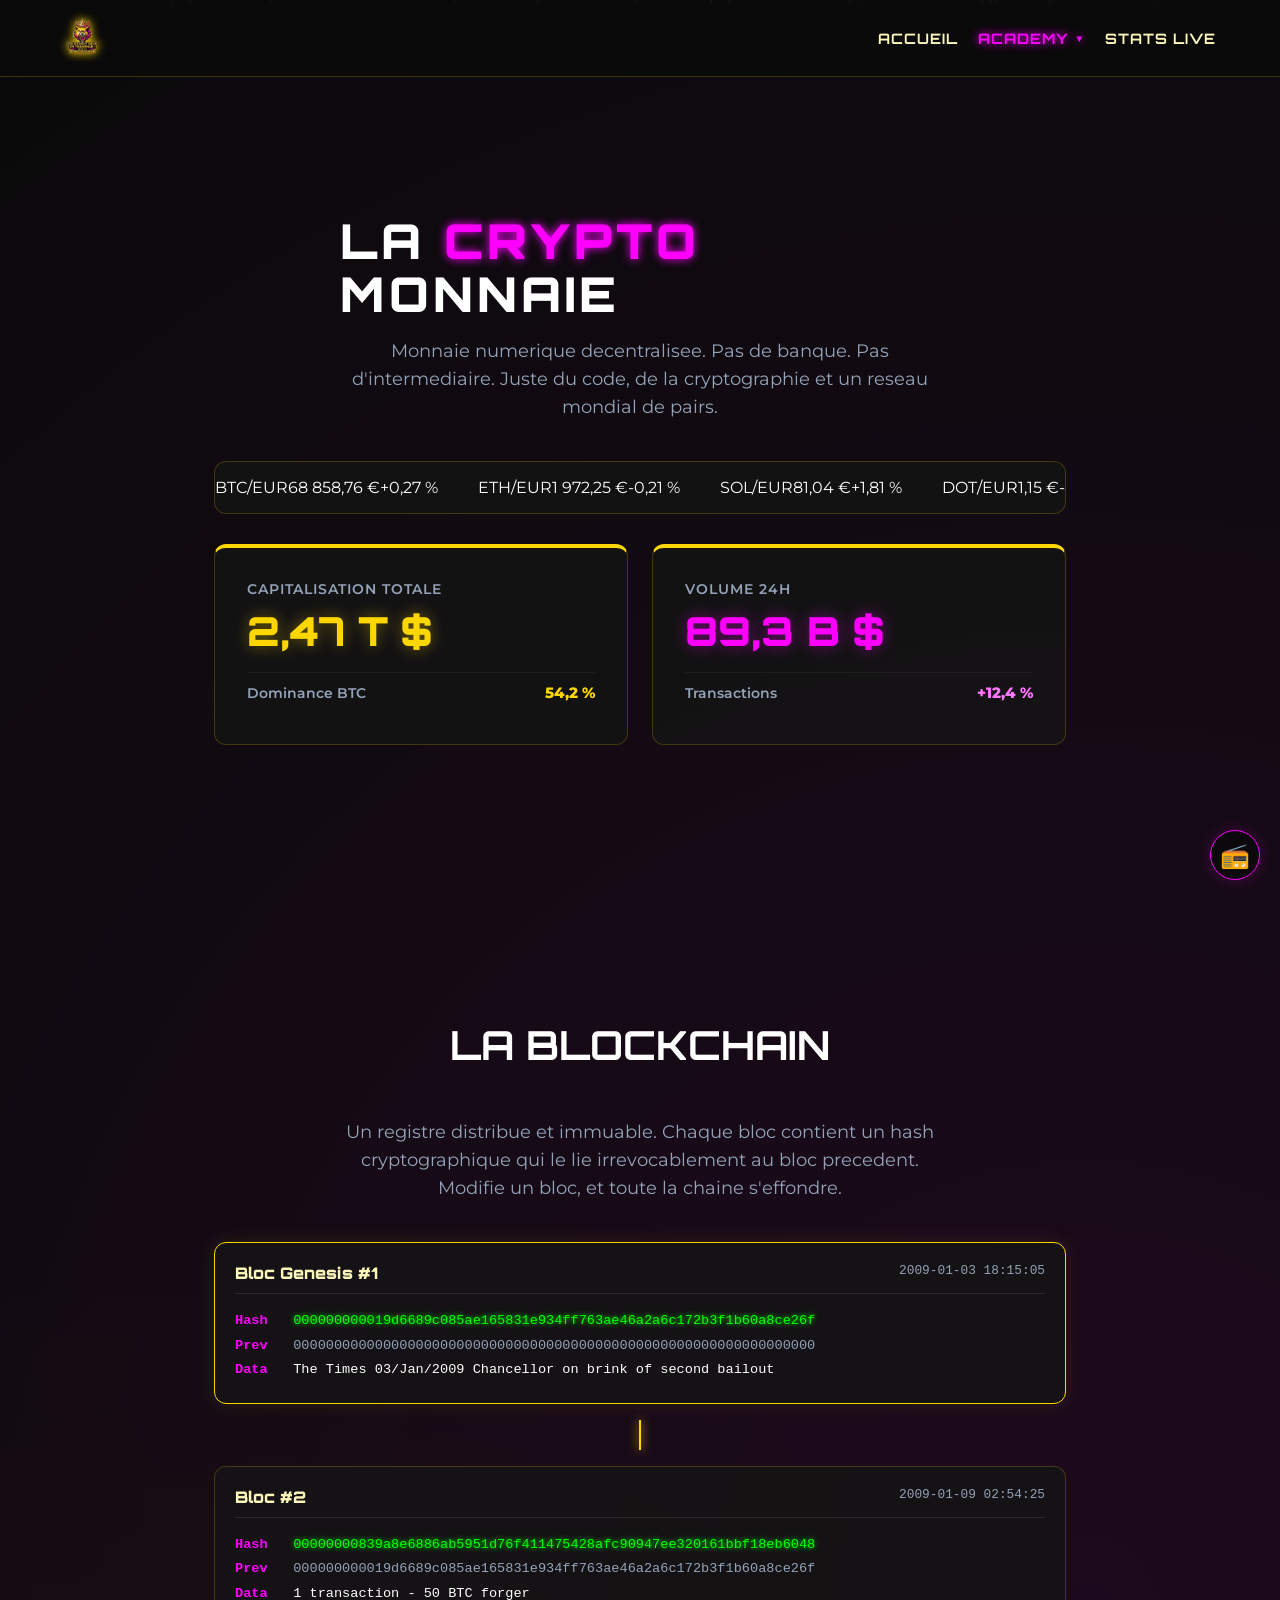
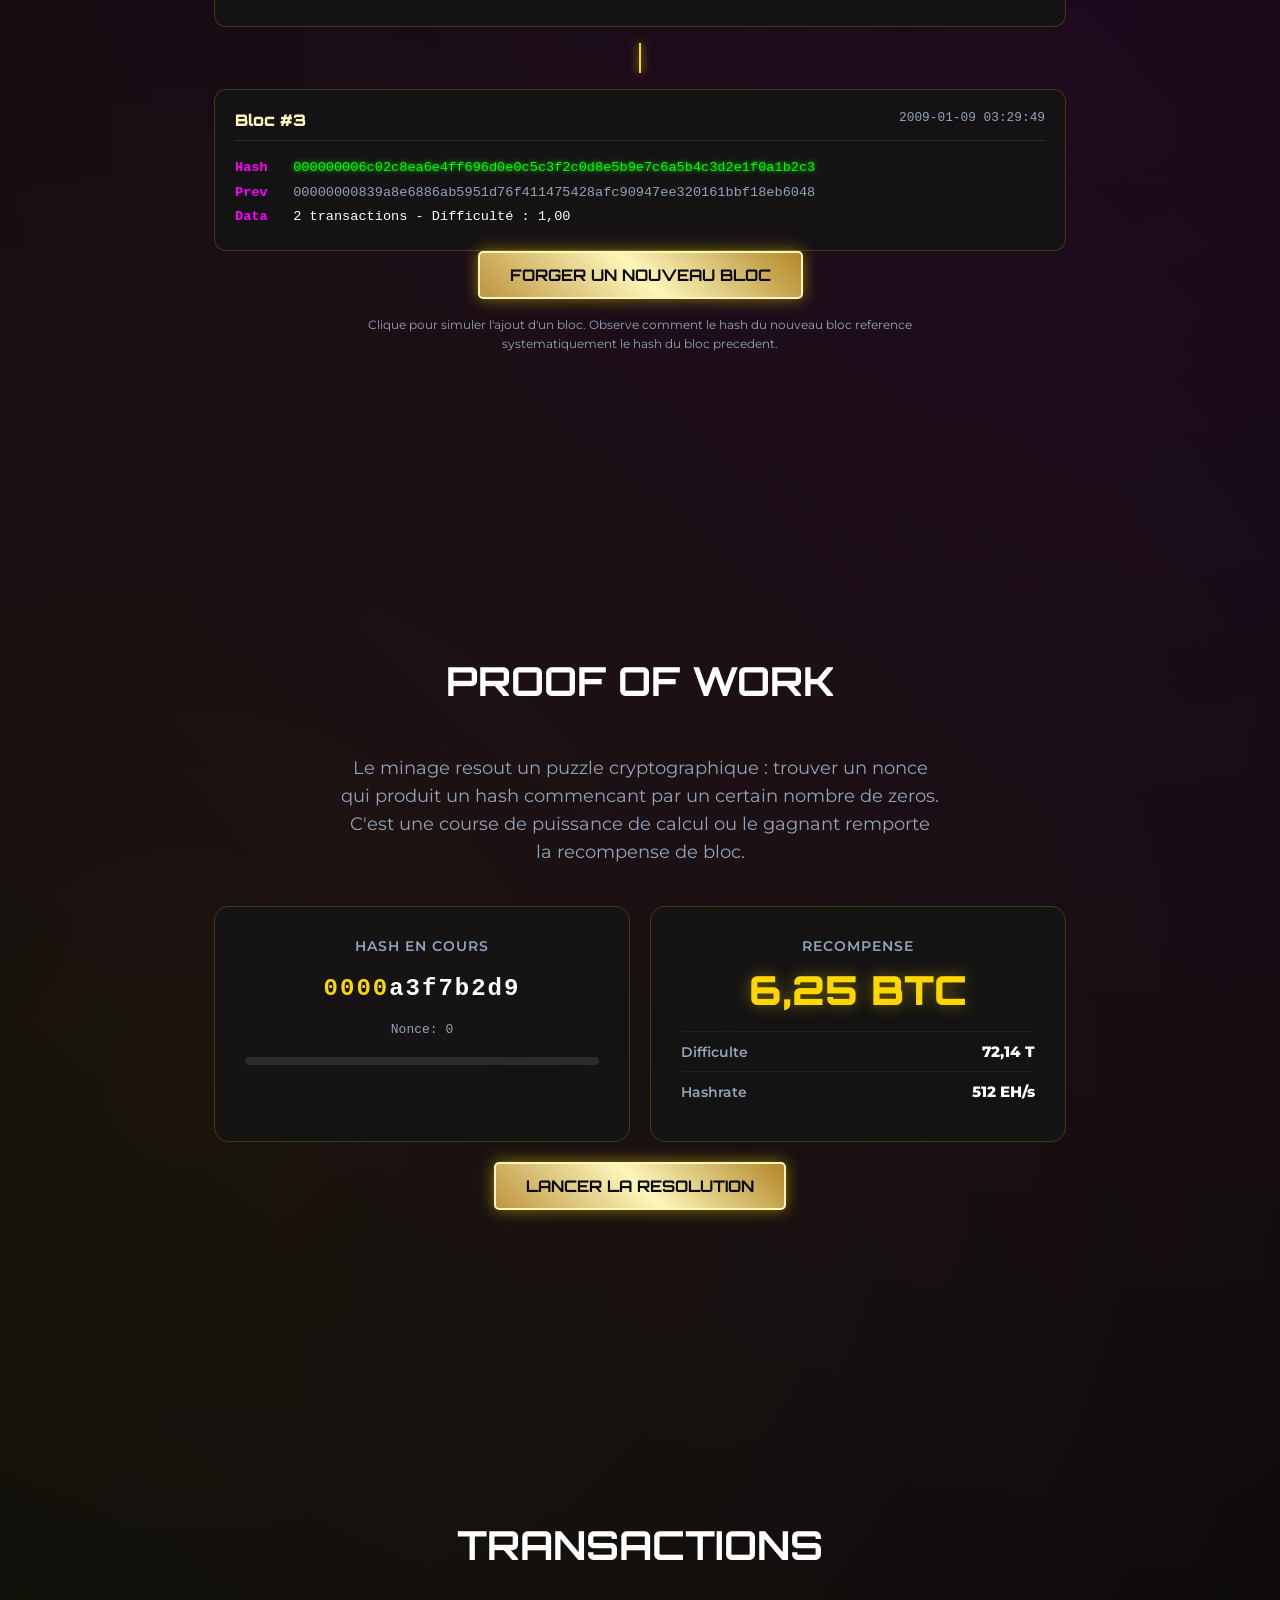
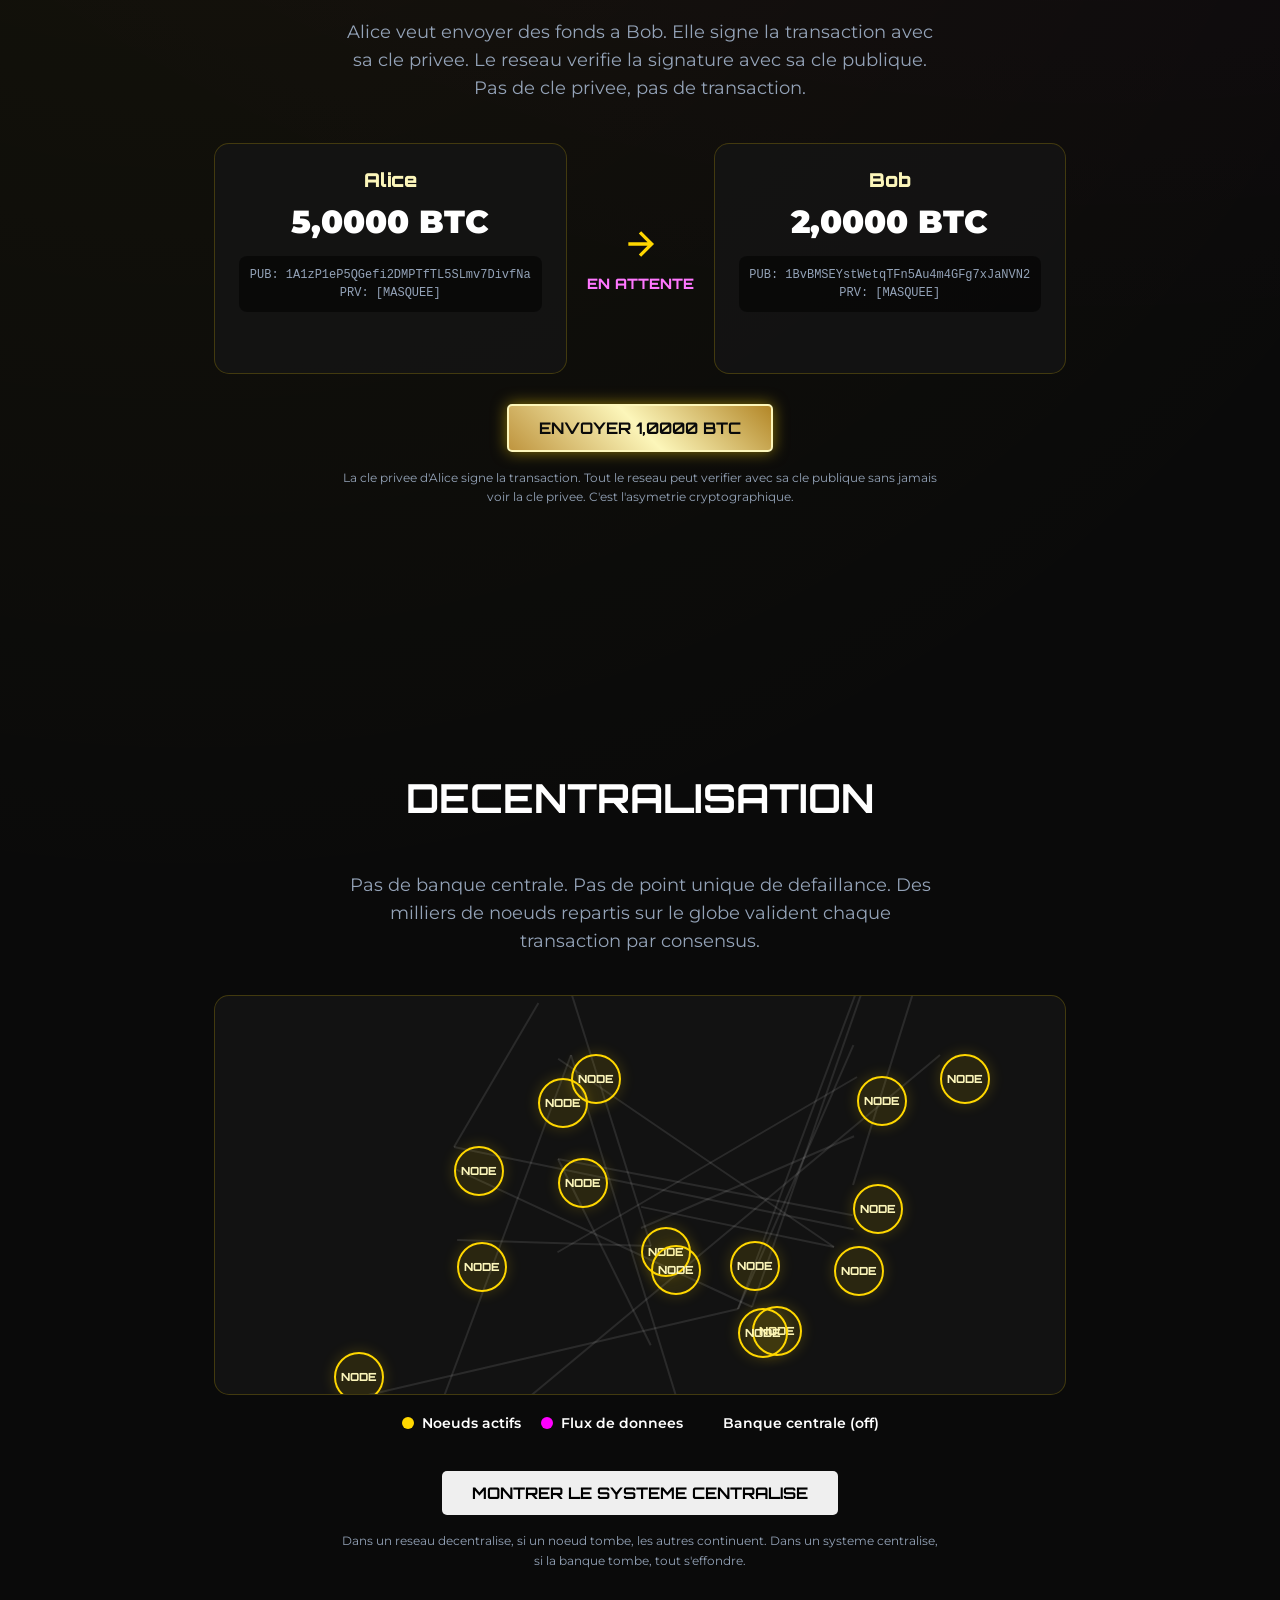
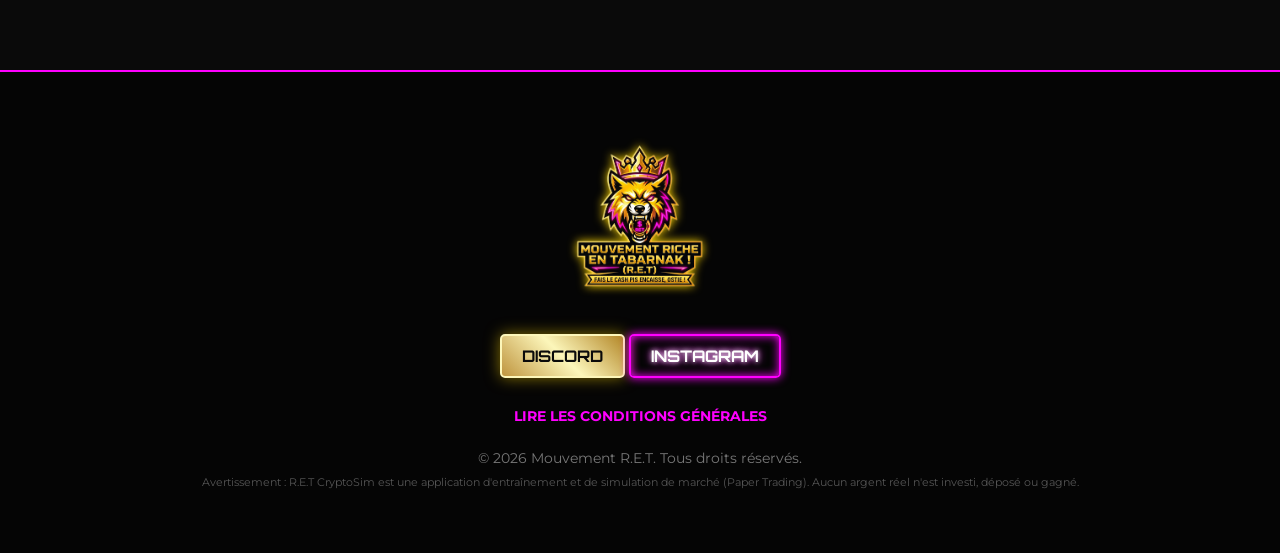
<file: academy.html>
<!DOCTYPE html>
<html lang="fr-FR">
<head>
    <meta charset="UTF-8">
    <meta name="viewport" content="width=device-width, initial-scale=1.0">
    <title>R.E.T Academy : Apprendre le Fonctionnement de la Crypto-Monnaie</title>
    <meta name="description" content="Découvrez le fonctionnement de la blockchain, du minage (Proof of Work) et des transactions cryptographiques avec l'Academy R.E.T. Apprenez de manière interactive.">
    <meta name="keywords" content="crypto, crypto-monnaie, blockchain, minage, proof of work, R.E.T, academy, apprentissage, transactions">
    <meta name="author" content="Mouvement R.E.T">
    <meta name="theme-color" content="#ff00ff">
    <meta name="robots" content="index, follow">
    <link rel="canonical" href="https://mret.fr/academy.html">

    <!-- Optimisation Géographique / GEO-Targeting France & Europe -->
    <meta name="geo.region" content="FR" />
    <meta name="geo.placename" content="Paris" />
    <meta name="geo.position" content="48.8566;2.3522" />
    <meta name="ICBM" content="48.8566, 2.3522" />

    <!-- Balises Hreflang pour le ciblage multilingue/multi-région -->
    <link rel="alternate" hreflang="fr-FR" href="https://mret.fr/academy.html" />
    <link rel="alternate" hreflang="fr-BE" href="https://mret.fr/academy.html" />
    <link rel="alternate" hreflang="fr-CH" href="https://mret.fr/academy.html" />
    <link rel="alternate" hreflang="x-default" href="https://mret.fr/academy.html" />

    <!-- Schema.org JSON-LD pour le SEO et Réf IA (Optimisé Europe/France) -->
    <script type="application/ld+json">
    {
      "@context": "https://schema.org",
      "@type": "Course",
      "name": "R.E.T Academy : Apprendre la Crypto-Monnaie",
      "description": "Découvrez le fonctionnement de la blockchain, du minage (Proof of Work) et des transactions cryptographiques avec l'Academy R.E.T.",
      "inLanguage": "fr-FR",
      "areaServed": [
        {
          "@type": "Country",
          "name": "France"
        },
        {
          "@type": "Country",
          "name": "Belgium"
        },
        {
          "@type": "Country",
          "name": "Switzerland"
        },
        {
          "@type": "Continent",
          "name": "Europe"
        }
      ],
      "provider": {
        "@type": "Organization",
        "name": "Mouvement R.E.T",
        "sameAs": "https://mret.fr/"
      }
    }
    </script>

    <!-- Open Graph / Facebook -->
    <meta property="og:type" content="website">
    <meta property="og:url" content="https://mret.fr/academy.html">
    <meta property="og:title" content="R.E.T Academy : Apprendre la Crypto-Monnaie">
    <meta property="og:description" content="Découvrez le fonctionnement de la blockchain et du minage de manière interactive avec l'Academy R.E.T.">
    <meta property="og:image" content="https://mret.fr/RETtransp.jpg">
    <meta property="og:locale" content="fr_FR" />
    <meta property="og:locale:alternate" content="fr_BE" />
    <meta property="og:locale:alternate" content="fr_CH" />
    <meta property="og:locale:alternate" content="en_GB" />
    <!-- Twitter -->
    <meta name="twitter:card" content="summary_large_image">
    <meta name="twitter:url" content="https://mret.fr/academy.html">
    <meta name="twitter:title" content="R.E.T Academy : Apprendre la Crypto-Monnaie">
    <meta name="twitter:description" content="Découvrez le fonctionnement de la blockchain et du minage de manière interactive.">
    <meta name="twitter:image" content="https://mret.fr/RETtransp.jpg">
    <link href="https://fonts.googleapis.com/css2?family=Montserrat:wght@400;600;800&family=Orbitron:wght@700;900&display=swap" rel="stylesheet">
    <link rel="stylesheet" href="theme.css">
    <style>
        /* Academy-specific overrides */
        :root {
            --purple: #ff00ff; /* Harmonized with neon-pink */
            --purple-light: #ff77ff;
            --gold: #ffd700;
        }

        .header { display: none; } /* Hide old header */
        
        .section {
            min-height: 100vh;
            display: flex; flex-direction: column;
            justify-content: center; align-items: center;
            padding: 120px 24px 60px;
            position: relative;
            max-width: 900px; margin: 0 auto;
        }

        .intro-hero h1 {
            font-size: clamp(2.2rem, 10vw, 48px); font-weight: 900;
            text-transform: uppercase; letter-spacing: 4px;
            line-height: 1.1; margin-bottom: 16px;
            font-family: 'Orbitron', sans-serif;
        }

        .highlight {
            color: var(--neon-pink);
            text-shadow: 0 0 10px var(--neon-pink);
        }

        .ticker-wrap {
            width: 100%; overflow: hidden;
            background: var(--card-bg);
            border: 1px solid var(--border-color);
            border-radius: 12px;
            padding: 16px 0; margin-bottom: 30px;
        }

        .ticker {
            display: flex; gap: 40px;
            animation: ticker 20s linear infinite;
            white-space: nowrap;
        }
        @keyframes ticker { 0% { transform: translateX(0); } 100% { transform: translateX(-50%); } }

        .blockchain-flow { display: flex; flex-direction: column; gap: 16px; width: 100%; position: relative; }
        .block-item {
            background: var(--card-bg);
            border: 1px solid var(--border-color);
            border-radius: 12px;
            padding: 20px;
            position: relative;
            z-index: 2;
            transition: 0.3s;
        }
        .block-item.active { border-color: var(--gold-main); box-shadow: 0 0 20px rgba(255, 215, 0, 0.1); }
        
        .block-header { display: flex; justify-content: space-between; margin-bottom: 15px; border-bottom: 1px solid rgba(255,255,255,0.1); padding-bottom: 10px; }
        .block-number { font-weight: 900; color: var(--gold-light); font-family: 'Orbitron', sans-serif; }
        .block-time { color: #94a3b8; font-size: 0.8rem; font-family: monospace; }
        
        .block-hash { font-family: monospace; font-size: 0.85rem; line-height: 1.8; word-break: break-all; }
        .block-hash .label { color: var(--neon-pink); font-weight: 700; display: inline-block; width: 50px; }
        .block-hash .value { color: #00ff00; text-shadow: 0 0 5px #00ff00; }
        .block-hash .prev { color: #94a3b8; }

        .block-connector {
            width: 2px; height: 30px;
            background: var(--gold-main);
            margin: 0 auto;
            position: relative;
            z-index: 1;
            box-shadow: 0 0 10px var(--gold-main);
        }

        .mining-dashboard { display: grid; grid-template-columns: 1fr 1fr; gap: 20px; margin-bottom: 20px; width: 100%; }
        @media (max-width: 768px) { .mining-dashboard { grid-template-columns: 1fr; } }

        .mining-visual {
            background: var(--card-bg);
            border: 1px solid var(--border-color);
            border-radius: 15px;
            padding: 30px; text-align: center;
            position: relative;
            overflow: hidden;
        }
        
        .hash-display { font-family: monospace; font-size: 1.5rem; margin: 20px 0; font-weight: 900; letter-spacing: 2px; }
        .hash-display .target { color: var(--gold-main); }
        .hash-display .changing { color: #fff; }
        .nonce-display { color: #94a3b8; font-family: monospace; margin-bottom: 20px; }
        
        .progress-track { width: 100%; height: 8px; background: rgba(255,255,255,0.1); border-radius: 4px; overflow: hidden; }
        .progress-fill { width: 0%; height: 100%; background: var(--gold-main); box-shadow: 0 0 10px var(--gold-main); transition: width 0.05s linear; }
        
        .reward-badge {
            position: absolute; inset: 0; background: rgba(0, 255, 0, 0.1); backdrop-filter: blur(5px);
            display: flex; flex-direction: column; justify-content: center; align-items: center;
            color: #00ff00; font-weight: 900; font-size: 1.2rem; text-shadow: 0 0 10px #00ff00;
            opacity: 0; pointer-events: none; transition: 0.3s; z-index: 10;
        }
        .reward-badge.show { opacity: 1; }

        .tx-scene { display: flex; align-items: center; justify-content: space-between; gap: 20px; width: 100%; margin-bottom: 30px; }
        @media (max-width: 768px) { .tx-scene { flex-direction: column; } }
        
        .wallet-card {
            background: var(--card-bg);
            border: 1px solid var(--border-color);
            border-radius: 15px;
            padding: 24px; text-align: center;
            flex: 1; position: relative;
            transition: 0.3s;
        }
        .wallet-card.sending { border-color: var(--neon-pink); box-shadow: 0 0 20px rgba(255,0,255,0.2); transform: scale(1.05); }
        .wallet-card.receiving { border-color: #00ff00; box-shadow: 0 0 20px rgba(0,255,0,0.2); transform: scale(1.05); }
        
        .wallet-name { font-weight: 900; font-family: 'Orbitron', sans-serif; font-size: 1.2rem; color: var(--gold-light); margin-bottom: 10px; }
        .wallet-balance { font-size: 2rem; font-weight: 900; margin-bottom: 15px; color: #fff; }
        .wallet-key { font-family: monospace; font-size: 0.75rem; color: #94a3b8; line-height: 1.5; background: rgba(0,0,0,0.5); padding: 10px; border-radius: 8px; word-break: break-all; }
        
        .signature-strip { background: var(--neon-pink); color: #fff; font-size: 0.7rem; font-weight: 800; padding: 4px; margin-top: 15px; border-radius: 4px; opacity: 0; transition: 0.3s; }
        .signature-strip.visible { opacity: 1; }
        
        .tx-arrow { display: flex; flex-direction: column; align-items: center; color: var(--gold-main); }
        .tx-arrow svg { width: 40px; height: 40px; stroke: currentColor; stroke-width: 2; fill: none; margin-bottom: 10px; }
        .tx-status { font-family: 'Orbitron', sans-serif; font-weight: 800; font-size: 0.9rem; color: var(--purple-light); }

        .network-container {
            width: 100%; height: 400px;
            background: var(--card-bg);
            border: 1px solid var(--border-color);
            border-radius: 15px;
            position: relative; overflow: hidden;
            margin-bottom: 20px;
        }
        
        .network-node {
            position: absolute; width: 50px; height: 50px;
            background: rgba(255, 215, 0, 0.1); border: 2px solid var(--gold-main);
            border-radius: 50%; display: flex; justify-content: center; align-items: center;
            font-family: 'Orbitron', sans-serif; font-size: 0.7rem; font-weight: 800;
            color: var(--gold-light); z-index: 2; box-shadow: 0 0 15px rgba(255, 215, 0, 0.2);
            transition: all 0.5s ease;
            animation: pulse-node 2s infinite alternate;
        }
        @keyframes pulse-node { to { box-shadow: 0 0 25px rgba(255, 215, 0, 0.5); } }
        
        .network-node.active { background: var(--neon-pink); border-color: var(--neon-pink); color: #fff; box-shadow: 0 0 20px var(--neon-pink); animation: pulse-active 1s infinite alternate; }
        @keyframes pulse-active { to { box-shadow: 0 0 40px var(--neon-pink); } }
        
        .network-line {
            position: absolute; height: 2px; background: rgba(255, 255, 255, 0.1);
            transform-origin: 0 50%; z-index: 1; transition: all 0.5s ease;
        }
        .network-line.active { background: linear-gradient(90deg, var(--neon-pink), var(--gold-main)); box-shadow: 0 0 10px var(--neon-pink); height: 3px; }
        
        .central-entity {
            position: absolute; top: 50%; left: 50%; transform: translate(-50%, -50%) scale(0.5);
            width: 100px; height: 100px; background: #0a0a0a; border: 3px solid #ff3333;
            border-radius: 50%; display: flex; justify-content: center; align-items: center;
            font-family: 'Orbitron', sans-serif; font-weight: 900; color: #ff3333;
            box-shadow: 0 0 30px rgba(255,0,0,0.6); z-index: 5; opacity: 0; transition: all 0.5s cubic-bezier(0.175, 0.885, 0.32, 1.275);
            pointer-events: none;
        }
        .central-entity.visible { opacity: 1; transform: translate(-50%, -50%) scale(1); pointer-events: auto; }
        
        .network-legend { display: flex; gap: 20px; justify-content: center; flex-wrap: wrap; margin-bottom: 20px; }
        .legend-item { display: flex; align-items: center; gap: 8px; font-size: 0.85rem; font-weight: 600; }
        .legend-dot { width: 12px; height: 12px; border-radius: 50%; }
        
        /* Specific state for centralized nodes to ensure they are on top of lines but below bank */
        .network-node { z-index: 4; }
        .network-line { z-index: 2; }

        /* Bottom Navigation Fixed */
        .bottom-nav {
            position: fixed; bottom: 0; left: 0; right: 0;
            background: rgba(10, 10, 10, 0.95); backdrop-filter: blur(15px);
            border-top: 1px solid var(--border-color);
            display: flex; justify-content: space-around; align-items: center;
            padding: 10px 0; z-index: 1000; box-shadow: 0 -10px 30px rgba(0,0,0,0.5);
        }
        
        .nav-item {
            display: flex; flex-direction: column; align-items: center; gap: 4px;
            color: #94a3b8; text-decoration: none; font-size: 0.75rem; font-weight: 700;
            transition: 0.3s; padding: 5px 15px; border-radius: 12px;
        }
        .nav-item svg { width: 24px; height: 24px; stroke: currentColor; stroke-width: 2; fill: none; }
        .nav-item:hover, .nav-item.active { color: var(--gold-main); background: rgba(255,215,0,0.1); }
        
        .particles { position: fixed; inset: 0; pointer-events: none; z-index: 0; overflow: hidden; }
        .particle {
            position: absolute; width: 3px; height: 3px; background: var(--gold-main);
            border-radius: 50%; box-shadow: 0 0 10px var(--gold-main);
            animation: float 20s infinite linear; opacity: 0;
        }
        @keyframes float {
            0% { transform: translateY(100vh) translateX(0); opacity: 0; }
            10% { opacity: 0.5; }
            90% { opacity: 0.5; }
            100% { transform: translateY(-100px) translateX(100px); opacity: 0; }
        }
    </style>
</head>
<body>

<div class="particles" id="particles"></div>

<nav class="navbar">
    <a href="index.html"><img src="RETtransp.jpg" alt="Logo R.E.T" class="nav-logo"></a>
    <div class="nav-links">
        <a href="index.html" class="nav-link">Accueil</a>
        <div class="dropdown">
            <a href="academy.html" class="nav-link active dropdown-btn">Academy <span class="arrow">▼</span></a>
            <div class="dropdown-content">
                <a href="academy.html">Bases Crypto</a>
                <a href="Crypto-Trésoreries-Entreprises.html">Trésorerie d'Entreprise</a>
            </div>
        </div>
        <a href="https://ret-mouvement.web.app/" class="nav-link">Stats Live</a>
    </div>
</nav>

<main id="app-content">
<section class="section" id="intro">
    <div class="intro-hero fade-in">
        <h1>La <span class="highlight">Crypto</span><br>Monnaie</h1>
        <p class="section-subtitle">
            Monnaie numerique decentralisee. Pas de banque. Pas d'intermediaire. 
            Juste du code, de la cryptographie et un reseau mondial de pairs.
        </p>
    </div>

    <div class="ticker-wrap fade-in delay-1">
        <div class="ticker">
            <div class="ticker-item"><span class="ticker-pair">BTC/EUR</span><span class="ticker-price">68&nbsp;858,76&nbsp;&euro;</span><span class="ticker-change pos">+0,27&nbsp;%</span></div>
            <div class="ticker-item"><span class="ticker-pair">ETH/EUR</span><span class="ticker-price">1&nbsp;972,25&nbsp;&euro;</span><span class="ticker-change neg">-0,21&nbsp;%</span></div>
            <div class="ticker-item"><span class="ticker-pair">SOL/EUR</span><span class="ticker-price">81,04&nbsp;&euro;</span><span class="ticker-change pos">+1,81&nbsp;%</span></div>
            <div class="ticker-item"><span class="ticker-pair">DOT/EUR</span><span class="ticker-price">1,15&nbsp;&euro;</span><span class="ticker-change neg">-0,73&nbsp;%</span></div>
            <div class="ticker-item"><span class="ticker-pair">ENA/EUR</span><span class="ticker-price">0,11&nbsp;&euro;</span><span class="ticker-change neg">-0,08&nbsp;%</span></div>
            <div class="ticker-item"><span class="ticker-pair">BTC/EUR</span><span class="ticker-price">68&nbsp;858,76&nbsp;&euro;</span><span class="ticker-change pos">+0,27&nbsp;%</span></div>
            <div class="ticker-item"><span class="ticker-pair">ETH/EUR</span><span class="ticker-price">1&nbsp;972,25&nbsp;&euro;</span><span class="ticker-change neg">-0,21&nbsp;%</span></div>
            <div class="ticker-item"><span class="ticker-pair">SOL/EUR</span><span class="ticker-price">81,04&nbsp;&euro;</span><span class="ticker-change pos">+1,81&nbsp;%</span></div>
            <div class="ticker-item"><span class="ticker-pair">DOT/EUR</span><span class="ticker-price">1,15&nbsp;&euro;</span><span class="ticker-change neg">-0,73&nbsp;%</span></div>
            <div class="ticker-item"><span class="ticker-pair">ENA/EUR</span><span class="ticker-price">0,11&nbsp;&euro;</span><span class="ticker-change neg">-0,08&nbsp;%</span></div>
        </div>
    </div>

    <div class="grid-2 fade-in delay-2">
        <div class="card">
            <div class="card-label">Capitalisation Totale</div>
            <div class="card-value gold">2,47&nbsp;T&nbsp;$</div>
            <div class="stat-row">
                <span class="stat-label">Dominance BTC</span>
                <span class="stat-value" style="color: var(--gold)">54,2&nbsp;%</span>
            </div>
        </div>
        <div class="card">
            <div class="card-label">Volume 24H</div>
            <div class="card-value purple">89,3&nbsp;B&nbsp;$</div>
            <div class="stat-row">
                <span class="stat-label">Transactions</span>
                <span class="stat-value" style="color: var(--purple-light)">+12,4&nbsp;%</span>
            </div>
        </div>
    </div>
</section>

<section class="section" id="blockchain">
    <h2 class="section-title fade-in">La Blockchain</h2>
    <p class="section-subtitle fade-in">
        Un registre distribue et immuable. Chaque bloc contient un hash cryptographique 
        qui le lie irrevocablement au bloc precedent. Modifie un bloc, et toute la chaine s'effondre.
    </p>

    <div class="blockchain-flow fade-in delay-1" id="blockchain-flow">
        <div class="block-item active" id="block-1">
            <div class="block-header">
                <span class="block-number">Bloc Genesis #1</span>
                <span class="block-time">2009-01-03 18:15:05</span>
            </div>
            <div class="block-hash">
                <div><span class="label">Hash      </span> <span class="value">000000000019d6689c085ae165831e934ff763ae46a2a6c172b3f1b60a8ce26f</span></div>
                <div><span class="label">Prev      </span> <span class="prev">0000000000000000000000000000000000000000000000000000000000000000</span></div>
                <div><span class="label">Data      </span> <span style="color: var(--text-muted)">The Times 03/Jan/2009 Chancellor on brink of second bailout</span></div>
            </div>
        </div>

        <div class="block-connector"></div>

        <div class="block-item" id="block-2">
            <div class="block-header">
                <span class="block-number">Bloc #2</span>
                <span class="block-time">2009-01-09 02:54:25</span>
            </div>
            <div class="block-hash">
                <div><span class="label">Hash      </span> <span class="value">00000000839a8e6886ab5951d76f411475428afc90947ee320161bbf18eb6048</span></div>
                <div><span class="label">Prev      </span> <span class="prev">000000000019d6689c085ae165831e934ff763ae46a2a6c172b3f1b60a8ce26f</span></div>
                <div><span class="label">Data      </span> <span style="color: var(--text-muted)">1 transaction - 50&nbsp;BTC forger</span></div>
            </div>
        </div>

        <div class="block-connector"></div>

        <div class="block-item" id="block-3">
            <div class="block-header">
                <span class="block-number">Bloc #3</span>
                <span class="block-time">2009-01-09 03:29:49</span>
            </div>
            <div class="block-hash">
                <div><span class="label">Hash      </span> <span class="value">000000006c02c8ea6e4ff696d0e0c5c3f2c0d8e5b9e7c6a5b4c3d2e1f0a1b2c3</span></div>
                <div><span class="label">Prev      </span> <span class="prev">00000000839a8e6886ab5951d76f411475428afc90947ee320161bbf18eb6048</span></div>
                <div><span class="label">Data      </span> <span style="color: var(--text-muted)">2 transactions - Difficulté&nbsp;: 1,00</span></div>
            </div>
        </div>
    </div>

    <button class="btn btn-gold fade-in delay-2" onclick="addBlock()">
        Forger un Nouveau Bloc
    </button>
    <p class="section-subtitle" style="margin-top: 16px; font-size: 12px;">
        Clique pour simuler l'ajout d'un bloc. Observe comment le hash du nouveau bloc 
        reference systematiquement le hash du bloc precedent.
    </p>
</section>

<section class="section" id="mining">
    <h2 class="section-title fade-in">Proof of Work</h2>
    <p class="section-subtitle fade-in">
        Le minage resout un puzzle cryptographique : trouver un nonce qui produit un hash 
        commencant par un certain nombre de zeros. C'est une course de puissance de calcul 
        ou le gagnant remporte la recompense de bloc.
    </p>

    <div class="mining-dashboard fade-in delay-1">
        <div class="mining-visual" id="mine-panel">
            <div class="card-label">Hash en cours</div>
            <div class="hash-display" id="hash-display">
                <span class="target">0000</span><span class="changing">a3f7b2d9</span>
            </div>
            <div class="nonce-display" id="nonce-display">Nonce: 0</div>
            <div class="progress-track">
                <div class="progress-fill" id="mine-progress"></div>
            </div>
        </div>
        <div class="mining-visual">
            <div class="card-label">Recompense</div>
            <div class="card-value gold" style="margin-top: 10px;">6,25&nbsp;BTC</div>
            <div class="stat-row">
                <span class="stat-label">Difficulte</span>
                <span class="stat-value">72,14&nbsp;T</span>
            </div>
            <div class="stat-row">
                <span class="stat-label">Hashrate</span>
                <span class="stat-value">512&nbsp;EH/s</span>
            </div>
            <div class="reward-badge" id="reward-badge">
                <span style="font-size: 16px;">&#10003;</span> BLOC VALIDE
            </div>
        </div>
    </div>

    <button class="btn btn-gold fade-in delay-2" onclick="startMining()" id="mine-btn">
        Lancer la Resolution
    </button>
</section>

<section class="section" id="tx">
    <h2 class="section-title fade-in">Transactions</h2>
    <p class="section-subtitle fade-in">
        Alice veut envoyer des fonds a Bob. Elle signe la transaction avec sa cle privee. 
        Le reseau verifie la signature avec sa cle publique. Pas de cle privee, pas de transaction.
    </p>

    <div class="tx-scene fade-in delay-1">
        <div class="wallet-card" id="wallet-alice">
            <div class="wallet-name">Alice</div>
            <div class="wallet-balance" id="balance-alice">5,0000&nbsp;BTC</div>
            <div class="wallet-key">
                <span style="color: var(--text-dim)">PUB:</span> 1A1zP1eP5QGefi2DMPTfTL5SLmv7DivfNa<br>
                <span style="color: var(--text-dim)">PRV:</span> [MASQUEE]
            </div>
            <div class="signature-strip" id="sig-alice">SIGNATURE ECDSA VERIFIEE</div>
        </div>

        <div class="tx-arrow">
            <svg viewBox="0 0 24 24"><path d="M5 12h14M12 5l7 7-7 7"/></svg>
            <span class="tx-status" id="tx-status">EN ATTENTE</span>
        </div>

        <div class="wallet-card" id="wallet-bob">
            <div class="wallet-name">Bob</div>
            <div class="wallet-balance" id="balance-bob">2,0000&nbsp;BTC</div>
            <div class="wallet-key">
                <span style="color: var(--text-dim)">PUB:</span> 1BvBMSEYstWetqTFn5Au4m4GFg7xJaNVN2<br>
                <span style="color: var(--text-dim)">PRV:</span> [MASQUEE]
            </div>
            <div class="signature-strip" id="sig-bob">TRANSACTION CONFIRMEE</div>
        </div>
    </div>

    <button class="btn btn-gold fade-in delay-2" onclick="sendTx()" id="tx-btn">
        Envoyer 1,0000&nbsp;BTC
    </button>
    <p class="section-subtitle" style="margin-top: 16px; font-size: 12px;">
        La cle privee d'Alice signe la transaction. Tout le reseau peut verifier avec sa cle publique 
        sans jamais voir la cle privee. C'est l'asymetrie cryptographique.
    </p>
</section>

<section class="section" id="network">
    <h2 class="section-title fade-in">Decentralisation</h2>
    <p class="section-subtitle fade-in">
        Pas de banque centrale. Pas de point unique de defaillance. 
        Des milliers de noeuds repartis sur le globe valident chaque transaction par consensus.
    </p>

    <div class="network-container" id="network-viz">
        <div class="central-entity" id="central-bank">BCE</div>
    </div>

    <div class="network-legend">
        <div class="legend-item">
            <div class="legend-dot" style="background: var(--gold);"></div>
            <span>Noeuds actifs</span>
        </div>
        <div class="legend-item">
            <div class="legend-dot" style="background: var(--purple);"></div>
            <span>Flux de donnees</span>
        </div>
        <div class="legend-item">
            <div class="legend-dot" style="background: var(--red);"></div>
            <span>Banque centrale (off)</span>
        </div>
    </div>

    <div style="display: flex; gap: 12px; width: 100%; margin-top: 20px; justify-content: center;">
        <button class="btn btn-primary" onclick="toggleCentralized()" id="toggle-central">
            Montrer le Systeme Centralise
        </button>
    </div>
    <p class="section-subtitle" style="margin-top: 16px; font-size: 12px;" id="network-desc">
        Dans un reseau decentralise, si un noeud tombe, les autres continuent. 
        Dans un systeme centralise, si la banque tombe, tout s'effondre.
    </p>
</section>

<script>
(function() {
    // Particules — null-guard for SPA navigation (element may be outside #app-content)
    const particlesContainer = document.getElementById('particles');
    if (particlesContainer) {
        for(let i = 0; i < 30; i++) {
            const p = document.createElement('div');
            p.className = 'particle';
            p.style.left = Math.random() * 100 + 'vw';
            p.style.animationDelay = Math.random() * 15 + 's';
            p.style.opacity = Math.random() * 0.5;
            particlesContainer.appendChild(p);
        }
    }

    // Gestion de l'Ã©tat actif nav
    function setActive(el) {
        document.querySelectorAll('.nav-item').forEach(i => i.classList.remove('active'));
        document.querySelectorAll('.pill').forEach(i => i.classList.remove('active'));
        el.classList.add('active');
    }

    // Effet Blockchain
    var blockCount = 3;
    function addBlock() {
        const flow = document.getElementById('blockchain-flow');
        const connector = document.createElement('div');
        connector.className = 'block-connector';
        
        blockCount++;
        const block = document.createElement('div');
        block.className = 'block-item active';
        block.innerHTML = `
            <div class="block-header">
                <span class="block-number">Bloc #${blockCount}</span>
                <span class="block-time">${new Date().toISOString().replace('T', ' ').split('.')[0]}</span>
            </div>
            <div class="block-hash">
                <div><span class="label">Hash      </span> <span class="value">00000000${Math.random().toString(16).substring(2, 64)}</span></div>
                <div><span class="label">Prev      </span> <span class="prev">REFERENCE BLOC #${blockCount-1}</span></div>
                <div><span class="label">Data      </span> <span style="color: var(--text-muted)">Nouveau bloc forge avec succes</span></div>
            </div>
        `;
        
        flow.appendChild(connector);
        flow.appendChild(block);
        block.scrollIntoView({ behavior: 'smooth' });
    }

    // Simu Minage
    var mining = false;
    function startMining() {
        if(mining) return;
        mining = true;
        const btn = document.getElementById('mine-btn');
        const display = document.getElementById('hash-display');
        const nonce = document.getElementById('nonce-display');
        const progress = document.getElementById('mine-progress');
        const badge = document.getElementById('reward-badge');
        
        btn.innerText = "Calcul en cours...";
        badge.classList.remove('show');
        
        let p = 0;
        const interval = setInterval(() => {
            p += 2;
            progress.style.width = p + '%';
            display.innerHTML = `<span class="target">0000</span><span class="changing">${Math.random().toString(16).substring(2, 10)}</span>`;
            nonce.innerText = 'Nonce: ' + Math.floor(Math.random() * 1000000);
            
            if(p >= 100) {
                clearInterval(interval);
                mining = false;
                btn.innerText = "Lancer la Resolution";
                badge.classList.add('show');
            }
        }, 50);
    }

    // Simu Transaction
    function sendTx() {
        const status = document.getElementById('tx-status');
        const sig = document.getElementById('sig-alice');
        const btn = document.getElementById('tx-btn');
        const alice = document.getElementById('balance-alice');
        const bob = document.getElementById('balance-bob');
        
        btn.disabled = true;
        status.innerText = "SIGNATURE...";
        sig.classList.add('visible');
        
        setTimeout(() => {
            status.innerText = "DIFFUSION...";
            setTimeout(() => {
                status.innerText = "CONFIRME";
                alice.innerText = "4,0000\u00A0BTC";
                bob.innerText = "3,0000\u00A0BTC";
                document.getElementById('wallet-alice').classList.add('sending');
                document.getElementById('wallet-bob').classList.add('receiving');
                setTimeout(() => {
                    btn.disabled = false;
                }, 2000);
            }, 1500);
        }, 1000);
    }

    // Simu Decentralisation
    function toggleCentralized() {
        const viz = document.getElementById('network-viz');
        const bank = document.getElementById('central-bank');
        const btn = document.getElementById('toggle-central');
        const desc = document.getElementById('network-desc');
        
        // Supprimer les anciens noeuds et lignes (sauf la banque)
        const elementsToRemove = viz.querySelectorAll('.network-node, .network-line');
        elementsToRemove.forEach(el => el.remove());

        if(bank.classList.contains('visible')) {
            bank.classList.remove('visible');
            btn.innerText = "Montrer le Systeme Centralise";
            desc.innerText = "Dans un reseau decentralise, si un noeud tombe, les autres continuent.";
            initNetwork(false);
        } else {
            bank.classList.add('visible');
            btn.innerText = "Revenir au Reseau P2P";
            desc.innerText = "Dans un systeme centralise, si la banque tombe, tout s'effondre.";
            
            for(let i = 0; i < 12; i++) {
                const node = document.createElement('div');
                node.className = 'network-node';
                const angle = (i / 12) * Math.PI * 2;
                node.style.left = 50 + Math.cos(angle) * 35 + '%';
                node.style.top = 50 + Math.sin(angle) * 35 + '%';
                node.style.transform = 'translate(-50%, -50%)';
                node.innerText = 'USER';
                viz.appendChild(node);
                
                const line = document.createElement('div');
                line.className = 'network-line active';
                line.style.left = '50%';
                line.style.top = '50%';
                line.style.width = '35%';
                line.style.transform = `rotate(${angle * 180 / Math.PI}deg)`;
                viz.appendChild(line);
            }
        }
    }

    function initNetwork(clearAll = true) {
        const viz = document.getElementById('network-viz');
        if (!viz) return;

        if (clearAll) {
            viz.innerHTML = '';
            const bank = document.createElement('div');
            bank.className = 'central-entity';
            bank.id = 'central-bank';
            bank.textContent = 'BCE';
            viz.appendChild(bank);
        }
        
        const nodes = [];
        for(let i = 0; i < 15; i++) {
            const node = document.createElement('div');
            node.className = 'network-node';
            node.style.left = Math.random() * 80 + 10 + '%';
            node.style.top = Math.random() * 80 + 10 + '%';
            node.innerText = 'NODE';
            viz.appendChild(node);
            nodes.push(node);
        }
        
        for(let i = 0; i < 20; i++) {
            const n1 = nodes[Math.floor(Math.random() * nodes.length)];
            const n2 = nodes[Math.floor(Math.random() * nodes.length)];
            if(n1 === n2) continue;
            
            const line = document.createElement('div');
            line.className = 'network-line';
            const x1 = parseFloat(n1.style.left);
            const y1 = parseFloat(n1.style.top);
            const x2 = parseFloat(n2.style.left);
            const y2 = parseFloat(n2.style.top);
            
            const dist = Math.sqrt(Math.pow(x2-x1, 2) + Math.pow(y2-y1, 2));
            const angle = Math.atan2(y2-y1, x2-x1) * 180 / Math.PI;
            
            line.style.left = x1 + '%';
            line.style.top = y1 + '%';
            line.style.width = dist + '%';
            line.style.transform = `rotate(${angle}deg)`;
            viz.appendChild(line);
        }
    }

    initNetwork();

    // Expose to window for onclick attributes
    window.addBlock = addBlock;
    window.startMining = startMining;
    window.sendTx = sendTx;
    window.toggleCentralized = toggleCentralized;
})();
</script>
    <footer>
        <img src="RETtransp.jpg" alt="Logo R.E.T" style="max-width: 150px; filter: drop-shadow(0 0 5px var(--gold-main));">
        <div class="btn-container" style="margin-top: 2rem;">
            <a href="https://discord.gg/yRrKqXx8cf" target="_blank" class="btn btn-gold" style="padding: 10px 20px; font-size: 1rem;">Discord</a>
            <a href="https://www.instagram.com/ret_2027/" target="_blank" class="btn btn-neon" style="padding: 10px 20px; font-size: 1rem;">Instagram</a>
        </div>
        
        <p style="margin-top: 1.5rem;">
            <a href="index.html#conditions" style="color: var(--neon-pink); text-decoration: none; font-size: 0.9rem; font-weight: bold; text-transform: uppercase;">Lire les Conditions Générales</a>
        </p>

        <p style="color: #777; margin-top: 1.5rem; font-size: 0.9rem;">© 2026 Mouvement R.E.T. Tous droits réservés.</p>
        <p style="font-size: 0.7rem; color: #555; margin-top: 0.5rem;">Avertissement : R.E.T CryptoSim est une application d'entraînement et de simulation de marché (Paper Trading). Aucun argent réel n'est investi, déposé ou gagné.</p>
    </footer>
</main>

<div class="radio-player-widget collapsed" id="radioWidget" onclick="toggleRadioCollapse(event)">
    <div class="radio-toggle" id="radioToggleBtn" onclick="toggleRadioCollapse(event)">✖</div>
    <div class="radio-content" id="radioContent">
        <div class="radio-btn-icon" id="playIcon" onclick="toggleRadio(event)">▶</div>
        <div class="radio-info" onclick="toggleRadio(event)">
            <span class="radio-title">R.E.T Radio</span>
            <span class="radio-status" id="radioStatus">En pause</span>
        </div>
        
        <div class="volume-container" id="volumeContainer">
            <span class="volume-icon" id="muteIcon" onclick="toggleMute(event)">🔊</span>
            <input type="range" id="volSlider" class="volume-slider" min="0" max="1" step="0.01" value="0.5">
        </div>
    </div>
</div>

<audio id="retAudio" src="https://stream-289.zeno.fm/3hwzff8eunhvv?zt=eyJhbGciOiJIUzI1NiJ9.eyJzdHJlYW0iOiIzaHd6ZmY4ZXVuaHZ2IiwiaG9zdCI6InN0cmVhbS0yODkuemVuby5mbSIsInJ0dGwiOjUsImp0aSI6Il9GVk5FN3djUmRhNllQQUhZZl9aRkEiLCJpYXQiOjE3Nzg1MjM2MjEsImV4cCI6MTc3ODUyMzY4MX0.fV4Pxn9ZHs5DvtwNcL0A6oMiWC_zOVWSBAC7WTfFqiM" preload="none"></audio>

<script src="radio.js"></script>
<script src="router.js"></script>
</body>
</html>
</file>
<file: theme.css>
/* RET Global Theme System */
:root {
    --neon-pink: #ff00ff;
    --neon-pink-dark: #b300b3;
    --gold-light: #fcf6ba;
    --gold-main: #ffd700;
    --gold-dark: #aa771c;
    --bg-black: #0a0a0a;
    --card-bg: rgba(20, 20, 20, 0.85);
    --border-color: rgba(255, 215, 0, 0.2);
    --transition-fast: 0.3s ease;
}

* {
    box-sizing: border-box;
    margin: 0;
    padding: 0;
    scroll-behavior: smooth;
}

body {
    background-color: var(--bg-black);
    color: #ffffff;
    font-family: 'Montserrat', sans-serif;
    background-image: 
        radial-gradient(circle at 15% 50%, rgba(255, 215, 0, 0.05) 0%, transparent 50%),
        radial-gradient(circle at 85% 30%, rgba(255, 0, 255, 0.08) 0%, transparent 50%);
    overflow-x: hidden;
}

/* Typography */
h1, h2, h3, h4, .neon-title {
    font-family: 'Orbitron', sans-serif;
    text-transform: uppercase;
    overflow-wrap: break-word;
    hyphens: auto;
}

.neon-pink-text {
    color: #fff;
    text-shadow:
        0 0 5px #fff,
        0 0 10px #fff,
        0 0 20px var(--neon-pink),
        0 0 40px var(--neon-pink),
        0 0 80px var(--neon-pink);
}

.gold-text {
    background: linear-gradient(to right, #bf953f, var(--gold-light), #b38728, var(--gold-light), var(--gold-dark));
    -webkit-background-clip: text;
    background-clip: text;
    color: transparent;
    font-weight: 900;
    text-shadow: 0px 2px 4px rgba(0,0,0,0.8);
}

/* Navigation */
.navbar {
    position: fixed;
    top: 0;
    left: 0;
    right: 0;
    z-index: 1000;
    background: rgba(10, 10, 10, 0.8);
    backdrop-filter: blur(15px);
    border-bottom: 1px solid var(--border-color);
    padding: 1rem 5%;
    display: flex;
    align-items: center;
    justify-content: space-between;
}

.nav-logo {
    height: 40px;
    filter: drop-shadow(0 0 5px var(--gold-main));
}

.nav-links {
    display: flex;
    gap: 20px;
}

.nav-link {
    color: var(--gold-light);
    text-decoration: none;
    font-family: 'Orbitron', sans-serif;
    font-size: 0.9rem;
    font-weight: 700;
    text-transform: uppercase;
    letter-spacing: 1px;
    transition: var(--transition-fast);
}

.nav-link:hover, .nav-link.active {
    color: var(--neon-pink);
    text-shadow: 0 0 10px var(--neon-pink);
}

@keyframes nav-alarm-pulse {
    0% { transform: scale(1); color: var(--gold-light); text-shadow: none; }
    50% { transform: scale(1.1); color: #ff3333; text-shadow: 0 0 15px #ff3333, 0 0 30px #ff0000; }
    100% { transform: scale(1); color: var(--gold-light); text-shadow: none; }
}

.nav-link.alarm-active {
    animation: nav-alarm-pulse 0.8s infinite !important;
    position: relative;
    z-index: 1001;
}


/* Buttons */
.btn {
    display: inline-block;
    padding: 12px 30px;
    font-size: 1rem;
    font-family: 'Orbitron', sans-serif;
    text-decoration: none;
    text-transform: uppercase;
    font-weight: bold;
    border-radius: 5px;
    transition: var(--transition-fast);
    position: relative;
    overflow: hidden;
    z-index: 1;
    cursor: pointer;
    border: none;
}

.btn-gold {
    background: linear-gradient(45deg, #bf953f, var(--gold-light), #b38728);
    color: var(--bg-black);
    border: 2px solid var(--gold-light);
    box-shadow: 0 0 15px rgba(255, 215, 0, 0.5);
}

.btn-gold:hover {
    box-shadow: 0 0 30px rgba(255, 215, 0, 0.8);
    transform: translateY(-3px);
}

.btn-neon {
    background: transparent;
    color: #fff;
    border: 2px solid var(--neon-pink);
    box-shadow: 0 0 10px var(--neon-pink), inset 0 0 10px var(--neon-pink);
    text-shadow: 0 0 5px #fff, 0 0 10px var(--neon-pink);
}

.btn-neon:hover {
    background: var(--neon-pink);
    box-shadow: 0 0 30px var(--neon-pink), inset 0 0 20px var(--neon-pink-dark);
    transform: translateY(-3px);
}

/* Cards */
.card {
    background: var(--card-bg);
    border: 1px solid var(--border-color);
    border-top: 4px solid var(--gold-main);
    padding: 2rem;
    border-radius: 12px;
    transition: var(--transition-fast);
    position: relative;
    overflow: hidden;
}

.card:hover {
    transform: translateY(-5px);
    box-shadow: 0 10px 30px rgba(255, 215, 0, 0.1);
    border-color: var(--neon-pink);
}

/* Footer */
footer {
    text-align: center;
    padding: 4rem 2rem;
    background: #050505;
    border-top: 2px solid var(--neon-pink);
}

/* Sections */
section {
    padding: 5rem 10%;
}

.section-title {
    text-align: center;
    font-size: clamp(1.8rem, 8vw, 2.5rem);
    margin-bottom: 3rem;
}

/* Utility */
.text-center { text-align: center; }
.m-auto { margin: 0 auto; }

/* =========================================
   GLOBAL UTILITIES & ENHANCEMENTS
   ========================================= */

/* Animations */
.fade-in { 
    animation: fadeIn 0.8s cubic-bezier(0.4, 0, 0.2, 1) forwards; 
    opacity: 0; 
    transform: translateY(20px); 
}
.delay-1 { animation-delay: 0.2s; }
.delay-2 { animation-delay: 0.4s; }

@keyframes fadeIn {
    to { opacity: 1; transform: translateY(0); }
}

/* Grids */
.grid-2 {
    display: grid;
    grid-template-columns: repeat(auto-fit, minmax(300px, 1fr));
    gap: 24px;
    width: 100%;
}

/* Subtitles */
.section-subtitle {
    text-align: center;
    color: #94a3b8;
    max-width: 600px;
    margin: 0 auto 40px;
    line-height: 1.6;
    font-size: 1.1rem;
}

/* Enhanced Card Elements */
.card-label {
    font-size: 0.9rem;
    color: #94a3b8;
    text-transform: uppercase;
    letter-spacing: 1px;
    margin-bottom: 8px;
    font-weight: 600;
}

.card-value {
    font-size: 2.5rem;
    font-weight: 900;
    font-family: 'Orbitron', sans-serif;
    margin-bottom: 16px;
    text-shadow: 0 0 15px rgba(255, 255, 255, 0.1);
}

.card-value.gold { color: var(--gold-main); text-shadow: 0 0 15px rgba(255, 215, 0, 0.4); }
.card-value.purple { color: var(--neon-pink); text-shadow: 0 0 15px rgba(255, 0, 255, 0.4); }

.stat-row {
    display: flex;
    justify-content: space-between;
    align-items: center;
    padding: 10px 0;
    border-top: 1px solid rgba(255, 255, 255, 0.05);
}

.stat-row:first-of-type {
    margin-top: 10px;
}

.stat-label {
    color: #94a3b8;
    font-size: 0.85rem;
    font-weight: 600;
}

.stat-value {
    font-weight: 800;
    font-size: 0.95rem;
}

.trend-up { color: #00ff00; }
.trend-down { color: #ff3333; }

/* Forms & Inputs */
.input-group {
    display: flex;
    gap: 10px;
    margin-bottom: 15px;
    flex-wrap: wrap;
}

input, select, textarea {
    background: rgba(10, 10, 10, 0.8);
    border: 1px solid var(--border-color);
    color: #fff;
    padding: 12px 16px;
    border-radius: 8px;
    font-family: 'Montserrat', sans-serif;
    font-size: 0.95rem;
    outline: none;
    transition: var(--transition-fast);
}

input:focus, select:focus, textarea:focus {
    border-color: var(--gold-main);
    box-shadow: 0 0 15px rgba(255, 215, 0, 0.2);
}

textarea {
    width: 100%;
    height: 120px;
    resize: vertical;
    line-height: 1.5;
}

/* Premium Select Styling */
.premium-select {
    background: rgba(255, 255, 255, 0.05);
    border: 1px solid var(--border-color);
    color: var(--gold-light);
    padding: 12px 20px;
    border-radius: 12px;
    font-family: 'Orbitron', sans-serif;
    font-size: 0.85rem;
    cursor: pointer;
    width: 100%;
    max-width: 280px;
    transition: var(--transition-fast);
    outline: none;
    appearance: none;
    background-image: url("data:image/svg+xml;charset=UTF-8,%3csvg xmlns='http://www.w3.org/2000/svg' viewBox='0 0 24 24' fill='none' stroke='%23ffd700' stroke-width='2' stroke-linecap='round' stroke-linejoin='round'%3e%3cpolyline points='6 9 12 15 18 9'%3e%3c/polyline%3e%3c/svg%3e");
    background-repeat: no-repeat;
    background-position: right 15px center;
    background-size: 15px;
}

.premium-select:hover, .premium-select:focus {
    border-color: var(--gold-main);
    box-shadow: 0 0 15px rgba(255, 215, 0, 0.2);
}

.premium-select option {
    background: #111;
    color: #fff;
}

/* --- Global Radio Player Widget --- */
.radio-player-widget {
    position: fixed;
    bottom: 20px;
    right: 20px;
    background: rgba(10, 10, 10, 0.85);
    border: 1px solid var(--neon-pink);
    padding: 10px 20px;
    border-radius: 50px;
    display: flex;
    align-items: center;
    gap: 15px;
    z-index: 9999;
    box-shadow: 0 0 15px rgba(255, 0, 255, 0.2);
    transition: all 0.4s cubic-bezier(0.175, 0.885, 0.32, 1.275);
    backdrop-filter: blur(10px);
}

.radio-player-widget:hover {
    box-shadow: 0 0 25px rgba(255, 0, 255, 0.5);
    border-color: var(--gold-main);
}

.radio-player-widget.playing {
    animation: pulse-glow 2s infinite;
}

@keyframes pulse-glow {
    0% { box-shadow: 0 0 10px rgba(255, 0, 255, 0.2); }
    50% { box-shadow: 0 0 30px rgba(255, 0, 255, 0.6); }
    100% { box-shadow: 0 0 10px rgba(255, 0, 255, 0.2); }
}

/* Collapsed State */
.radio-player-widget.collapsed {
    padding: 10px;
    width: 50px;
    height: 50px;
    justify-content: center;
    border-radius: 50%;
    cursor: pointer;
}

.radio-player-widget.collapsed .radio-content {
    display: none;
}

.radio-player-widget.collapsed .radio-toggle {
    display: none; /* Hide minus button */
}

.radio-player-widget.collapsed::after {
    content: "📻";
    font-size: 1.5rem;
    display: block;
}

.radio-content {
    display: flex;
    align-items: center;
    gap: 15px;
}

.radio-toggle {
    cursor: pointer;
    color: #94a3b8;
    display: flex;
    align-items: center;
    justify-content: center;
    transition: 0.3s;
    font-size: 1.2rem;
    padding: 5px;
}

.radio-toggle:hover {
    color: var(--gold-main);
}

.radio-btn-icon, .radio-info {
    cursor: pointer;
}

.radio-btn-icon {
    font-size: 1.5rem;
    color: var(--gold-main);
    text-shadow: 0 0 10px rgba(255, 215, 0, 0.4);
    transition: 0.3s;
    min-width: 30px;
    text-align: center;
}

.radio-btn-icon:hover {
    transform: scale(1.1);
    color: var(--neon-pink);
}

.radio-info {
    display: flex;
    flex-direction: column;
    min-width: 100px;
}

.radio-title {
    font-family: 'Orbitron', sans-serif;
    font-weight: 900;
    font-size: 0.8rem;
    color: var(--gold-light);
    letter-spacing: 1px;
}

.radio-status {
    font-size: 0.7rem;
    color: #94a3b8;
    text-transform: uppercase;
    font-weight: 700;
}

/* Volume System Fix */
.volume-container {
    display: flex;
    align-items: center;
    gap: 12px;
    background: rgba(255, 255, 255, 0.05);
    padding: 5px 15px;
    border-radius: 20px;
    border: 1px solid rgba(255, 215, 0, 0.1);
    flex: 1; /* Take remaining space */
    min-width: 150px;
}

.volume-icon {
    cursor: pointer;
    font-size: 1.2rem;
    transition: 0.3s;
    user-select: none;
}

.volume-icon:hover {
    transform: scale(1.2);
}

.volume-slider {
    -webkit-appearance: none;
    width: 100%;
    height: 6px;
    background: rgba(255, 255, 255, 0.1);
    border-radius: 5px;
    outline: none;
    cursor: pointer;
    border: none; /* Reset default border if any */
    padding: 0;
}

.volume-slider::-webkit-slider-thumb {
    -webkit-appearance: none;
    appearance: none;
    width: 14px;
    height: 14px;
    background: var(--gold-main);
    border-radius: 50%;
    box-shadow: 0 0 10px var(--gold-main);
    transition: 0.2s;
}

.volume-slider::-webkit-slider-thumb:hover {
    background: var(--neon-pink);
    box-shadow: 0 0 15px var(--neon-pink);
    transform: scale(1.2);
}

.volume-slider::-moz-range-thumb {
    width: 14px;
    height: 14px;
    background: var(--gold-main);
    border-radius: 50%;
    border: none;
    box-shadow: 0 0 10px var(--gold-main);
    transition: 0.2s;
}

.volume-slider::-moz-range-thumb:hover {
    background: var(--neon-pink);
    box-shadow: 0 0 15px var(--neon-pink);
    transform: scale(1.2);
}

/* Responsive adjustments */
@media (max-width: 600px) {
    .radio-player-widget:not(.collapsed) {
        width: calc(100% - 40px);
        left: 20px;
        right: 20px;
        padding: 10px 15px;
    }
    
    .radio-info {
        display: none; /* Hide text on small mobiles to save space */
    }
}


/* Tech Specs Redesign */
.tech-specs {
    display: grid;
    grid-template-columns: repeat(auto-fit, minmax(250px, 1fr));
    gap: 2rem;
    padding: 2rem 0;
}

.spec-card {
    background: rgba(15, 15, 15, 0.6);
    border: 1px solid var(--border-color);
    padding: 2rem;
    border-radius: 15px;
    text-align: center;
    transition: var(--transition-fast);
}

.spec-card:hover {
    border-color: var(--gold-main);
    background: rgba(255, 215, 0, 0.05);
}

.spec-card h4 {
    color: var(--gold-main);
    margin-bottom: 1rem;
    font-size: 1.1rem;
}

.spec-card p {
    color: #ccc;
    font-size: 0.9rem;
}

.fee-display {
    font-size: 2.2rem;
    font-weight: 900;
    color: var(--neon-pink);
    text-shadow: 0 0 15px var(--neon-pink);
    margin: 1rem 0 0.5rem 0;
    font-family: 'Orbitron', sans-serif;
}

@media (min-width: 1024px) {
    .tech-specs {
        grid-template-columns: repeat(4, 1fr);
    }
}
/* =========================================
   LIST VIEW SYSTEM (TERMINAL MODE)
   ========================================= */

.view-controls {
    display: flex;
    gap: 10px;
    margin-left: auto;
}

.view-btn {
    background: rgba(255, 255, 255, 0.05);
    border: 1px solid var(--border-color);
    color: #94a3b8;
    width: 40px;
    height: 40px;
    border-radius: 10px;
    display: flex;
    align-items: center;
    justify-content: center;
    cursor: pointer;
    transition: var(--transition-fast);
    font-size: 1.2rem;
}

.view-btn:hover {
    background: rgba(255, 255, 255, 0.1);
    color: #fff;
    border-color: var(--neon-pink);
}

.view-btn.active {
    background: rgba(255, 215, 0, 0.15);
    color: var(--gold-main);
    border-color: var(--gold-main);
    box-shadow: 0 0 15px rgba(255, 215, 0, 0.2);
}

.list-header {
    display: none;
    grid-template-columns: 1.5fr 1fr 1fr 1fr 1fr 0.5fr;
    padding: 15px 25px;
    background: rgba(255, 255, 255, 0.03);
    border: 1px solid var(--border-color);
    border-bottom: none;
    border-radius: 15px 15px 0 0;
    font-size: 0.75rem;
    font-weight: 800;
    color: var(--gold-main);
    text-transform: uppercase;
    letter-spacing: 1.5px;
    font-family: 'Orbitron', sans-serif;
    margin-top: 10px;
}

.list-mode-active .list-header {
    display: grid;
}

.charts-column.list-mode {
    grid-template-columns: 1fr !important;
    gap: 0 !important;
    align-content: start !important;
    background: rgba(20, 20, 20, 0.4);
    backdrop-filter: blur(10px);
    border-radius: 15px;
    border: 1px solid var(--border-color);
    overflow: hidden;
    box-shadow: 0 10px 40px rgba(0, 0, 0, 0.3);
}

.list-mode-active .charts-column.list-mode {
    border-top-left-radius: 0;
    border-top-right-radius: 0;
}

.list-mode .glass-card {
    background: transparent !important;
    backdrop-filter: none !important;
    border: none !important;
    border-bottom: 1px solid rgba(255, 255, 255, 0.05) !important;
    border-radius: 0 !important;
    padding: 12px 25px !important;
    display: grid !important;
    grid-template-columns: 1.5fr 1fr 1fr 1fr 1fr 0.5fr !important;
    align-items: center !important;
    gap: 15px !important;
    margin-bottom: 0 !important;
    box-shadow: none !important;
    width: 100% !important;
    transition: background 0.2s !important;
}

.list-mode .glass-card:last-child {
    border-bottom: none !important;
}

.list-mode .glass-card:hover {
    background: rgba(255, 215, 0, 0.05) !important;
}

.list-mode .crypto-title {
    grid-column: 1;
    font-size: 0.9rem !important;
    color: #fff !important;
    display: flex !important;
    align-items: center !important;
    gap: 8px !important;
    margin: 0 !important;
    white-space: nowrap;
    overflow: hidden;
}

.list-mode .crypto-price {
    grid-column: 2;
    font-size: 0.95rem !important;
    margin: 0 !important;
    font-weight: 700 !important;
    color: var(--gold-light) !important;
}

.list-mode .list-mode-data {
    display: block !important;
    font-family: 'Montserrat', sans-serif;
    font-weight: 600;
    font-size: 0.95rem;
    margin: 0;
}

.list-mode .list-mode-data[id^="list-var-"] { grid-column: 3; }
.list-mode .list-mode-data[id^="list-low-"] { grid-column: 4; }
.list-mode .list-mode-data[id^="list-high-"] { grid-column: 5; }

.list-mode .card-actions {
    grid-column: 6;
    display: flex !important;
    justify-content: flex-end !important;
    margin: 0 !important;
    margin-bottom: 0 !important;
}

.list-mode .card-actions .chart-controls-wrapper {
    display: none !important;
}

.list-mode .card-actions .btn-expand {
    height: 28px !important;
    width: 28px !important;
    padding: 0 !important;
    font-size: 14px !important;
}

.list-mode .chart-container,
.list-mode .crypto-var {
    display: none !important;
}

@media (max-width: 768px) {
    .list-header {
        grid-template-columns: 1fr 1fr !important;
        padding: 12px 15px !important;
        border-radius: 12px 12px 0 0 !important;
    }
    .list-header div:nth-child(2) { text-align: right; }

    .list-mode .glass-card {
        grid-template-columns: 1fr 1fr !important;
        padding: 15px !important;
        gap: 5px !important;
        cursor: pointer;
        transition: all 0.3s ease !important;
    }
    
    .list-mode .glass-card.expanded {
        padding-bottom: 15px !important;
        background: rgba(255, 215, 0, 0.08) !important;
    }

    .list-mode .crypto-title {
        grid-column: 1 !important;
        font-size: 0.85rem !important;
    }
    
    .list-mode .crypto-price {
        grid-column: 2 !important;
        text-align: right !important;
        font-size: 1.05rem !important;
        color: #fff !important;
    }

    .list-mode .list-mode-data[id^="list-var-"] {
        grid-column: 2 !important;
        display: block !important;
        text-align: right !important;
        font-size: 0.85rem !important;
        margin-top: -4px;
    }

    /* Expandable Low/High prices on Mobile */
    .list-mode .glass-card.expanded .list-mode-data[id^="list-low-"],
    .list-mode .glass-card.expanded .list-mode-data[id^="list-high-"] {
        display: block !important;
        grid-row: 2;
        margin-top: 10px;
        font-size: 0.75rem !important;
        color: #94a3b8;
        font-weight: 600;
        animation: fadeIn 0.3s ease forwards;
    }

    .list-mode .glass-card.expanded .list-mode-data[id^="list-low-"] {
        grid-column: 1 !important;
    }
    .list-mode .glass-card.expanded .list-mode-data[id^="list-low-"]::before { content: 'BAS 24H: '; color: var(--gold-main); font-size: 0.65rem; }

    .list-mode .glass-card.expanded .list-mode-data[id^="list-high-"] {
        grid-column: 2 !important;
        text-align: right !important;
    }
    .list-mode .glass-card.expanded .list-mode-data[id^="list-high-"]::before { content: 'HAUT 24H: '; color: var(--gold-main); font-size: 0.65rem; }
    
    .list-mode .card-actions,
    .list-mode .list-mode-data[id^="list-low-"],
    .list-mode .list-mode-data[id^="list-high-"] {
        display: none !important;
    }

    .hide-mobile {
        display: none !important;
    }
}

/* Global filtering utility - high specificity to override list-mode display */
.charts-column .glass-card.filtered-out {
    display: none !important;
}

/* Premium Dropdown Navigation Menu */
.dropdown {
    position: relative;
    display: inline-block;
}

/* Invisible bridge to prevent dropdown from closing prematurely when moving mouse */
.dropdown::after {
    content: '';
    position: absolute;
    top: 100%;
    left: 0;
    right: 0;
    height: 12px;
    background: transparent;
    z-index: 1999;
}

.dropdown-btn {
    display: flex;
    align-items: center;
    gap: 6px;
    cursor: pointer;
}

.dropdown-content {
    display: none;
    position: absolute;
    top: 100%;
    left: 50%;
    transform: translateX(-50%) translateY(10px);
    background: rgba(10, 10, 10, 0.95);
    backdrop-filter: blur(15px);
    border: 1px solid var(--border-color);
    box-shadow: 0 10px 30px rgba(255, 0, 255, 0.15), 0 0 15px rgba(255, 215, 0, 0.1);
    border-radius: 12px;
    min-width: 240px;
    z-index: 2000;
    overflow: hidden;
    transition: all 0.3s cubic-bezier(0.16, 1, 0.3, 1);
    opacity: 0;
    visibility: hidden;
}

.dropdown:hover .dropdown-content {
    display: block;
    opacity: 1;
    visibility: visible;
    transform: translateX(-50%) translateY(2px);
}

.dropdown-content a {
    color: var(--gold-light);
    padding: 14px 20px;
    text-decoration: none;
    display: block;
    font-family: 'Orbitron', sans-serif;
    font-size: 0.8rem;
    font-weight: 700;
    text-transform: uppercase;
    letter-spacing: 0.5px;
    transition: all 0.2s ease;
    border-bottom: 1px solid rgba(255, 255, 255, 0.03);
}

.dropdown-content a:last-child {
    border-bottom: none;
}

.dropdown-content a:hover {
    background: rgba(255, 215, 0, 0.05);
    color: var(--neon-pink);
    text-shadow: 0 0 10px var(--neon-pink);
    padding-left: 25px;
}

.dropdown .arrow {
    font-size: 0.6rem;
    transition: transform 0.3s ease;
    display: inline-block;
}

.dropdown:hover .arrow {
    transform: rotate(180deg);
}

/* Mobile responsive fixes for dropdown */
@media (max-width: 768px) {
    .dropdown-content {
        position: static;
        transform: none;
        width: 100%;
        background: rgba(20, 20, 20, 0.8);
        border: none;
        box-shadow: none;
        border-radius: 0;
        opacity: 1;
        visibility: visible;
        display: none;
    }
    
    .dropdown:hover .dropdown-content {
        display: block;
        transform: none;
    }
    
    .dropdown-content a {
        padding-left: 30px;
    }
    
    .dropdown-content a:hover {
        padding-left: 35px;
    }
}
</file>
